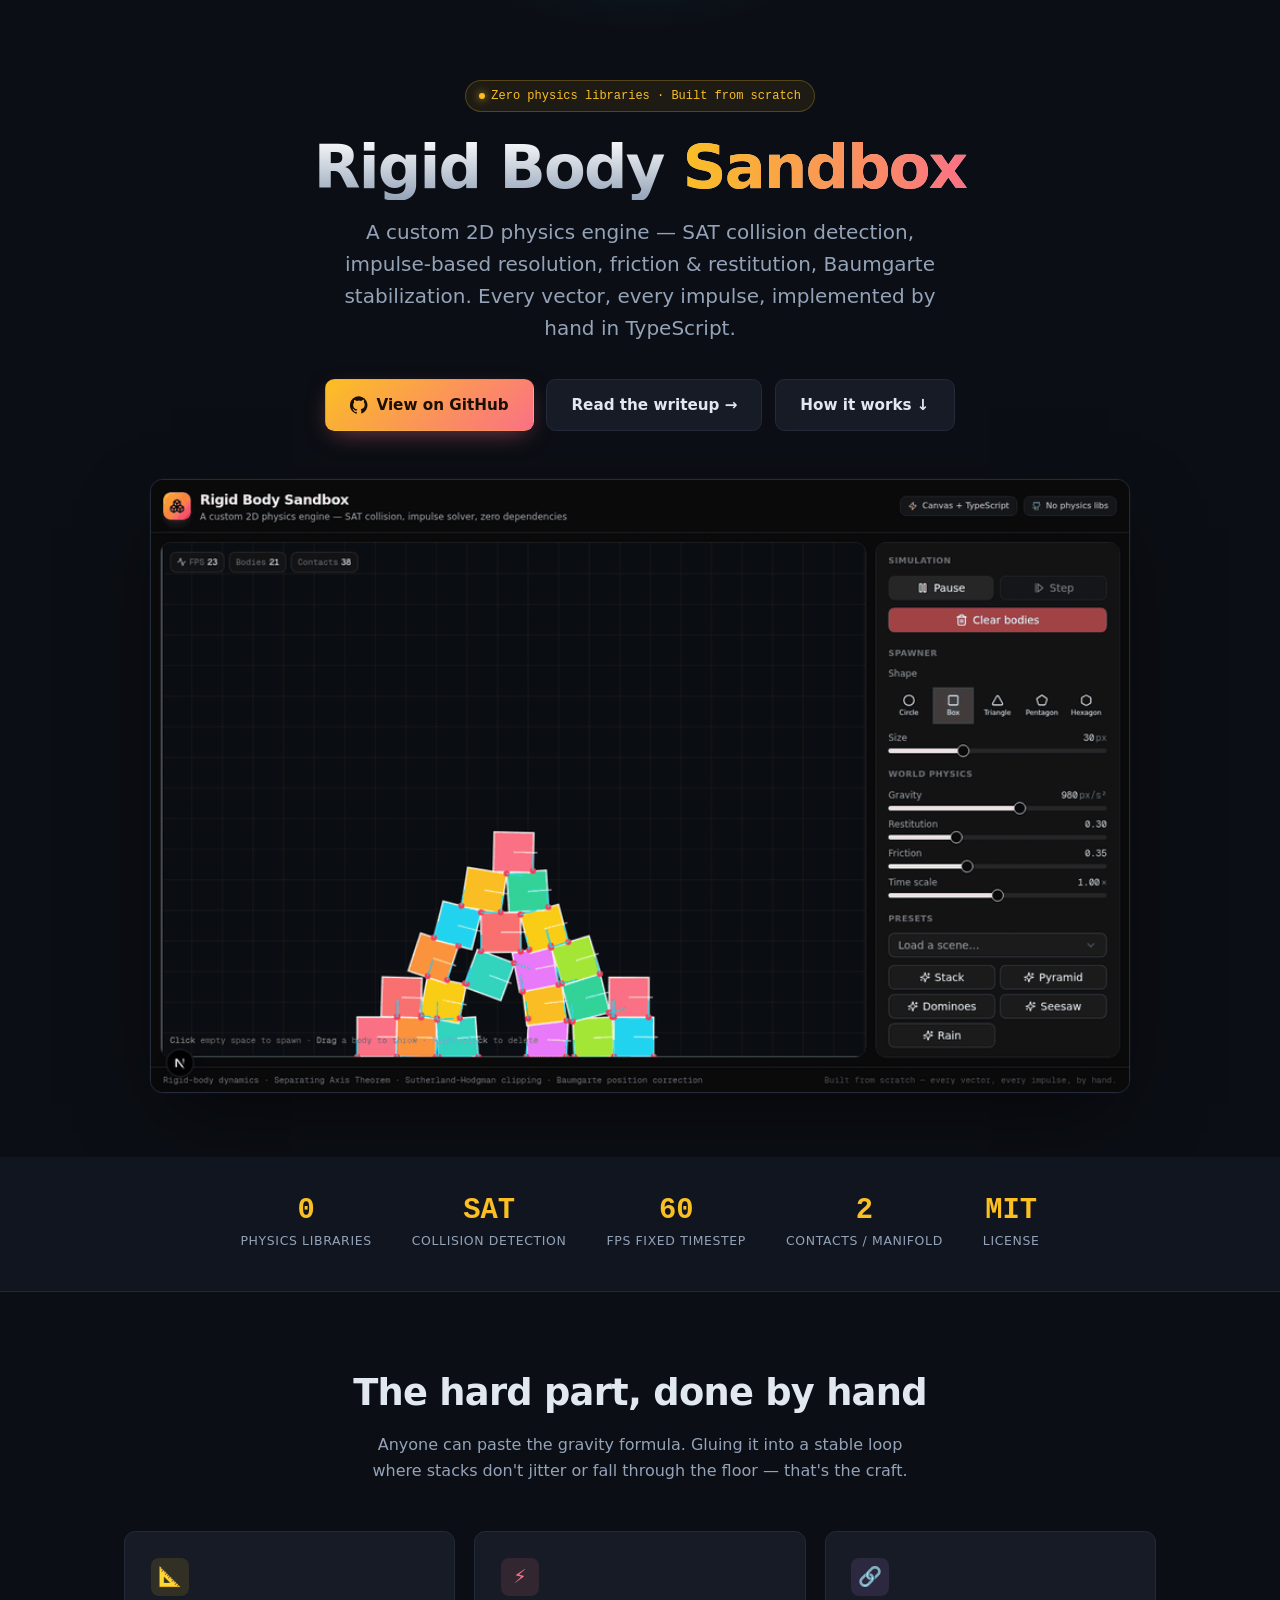
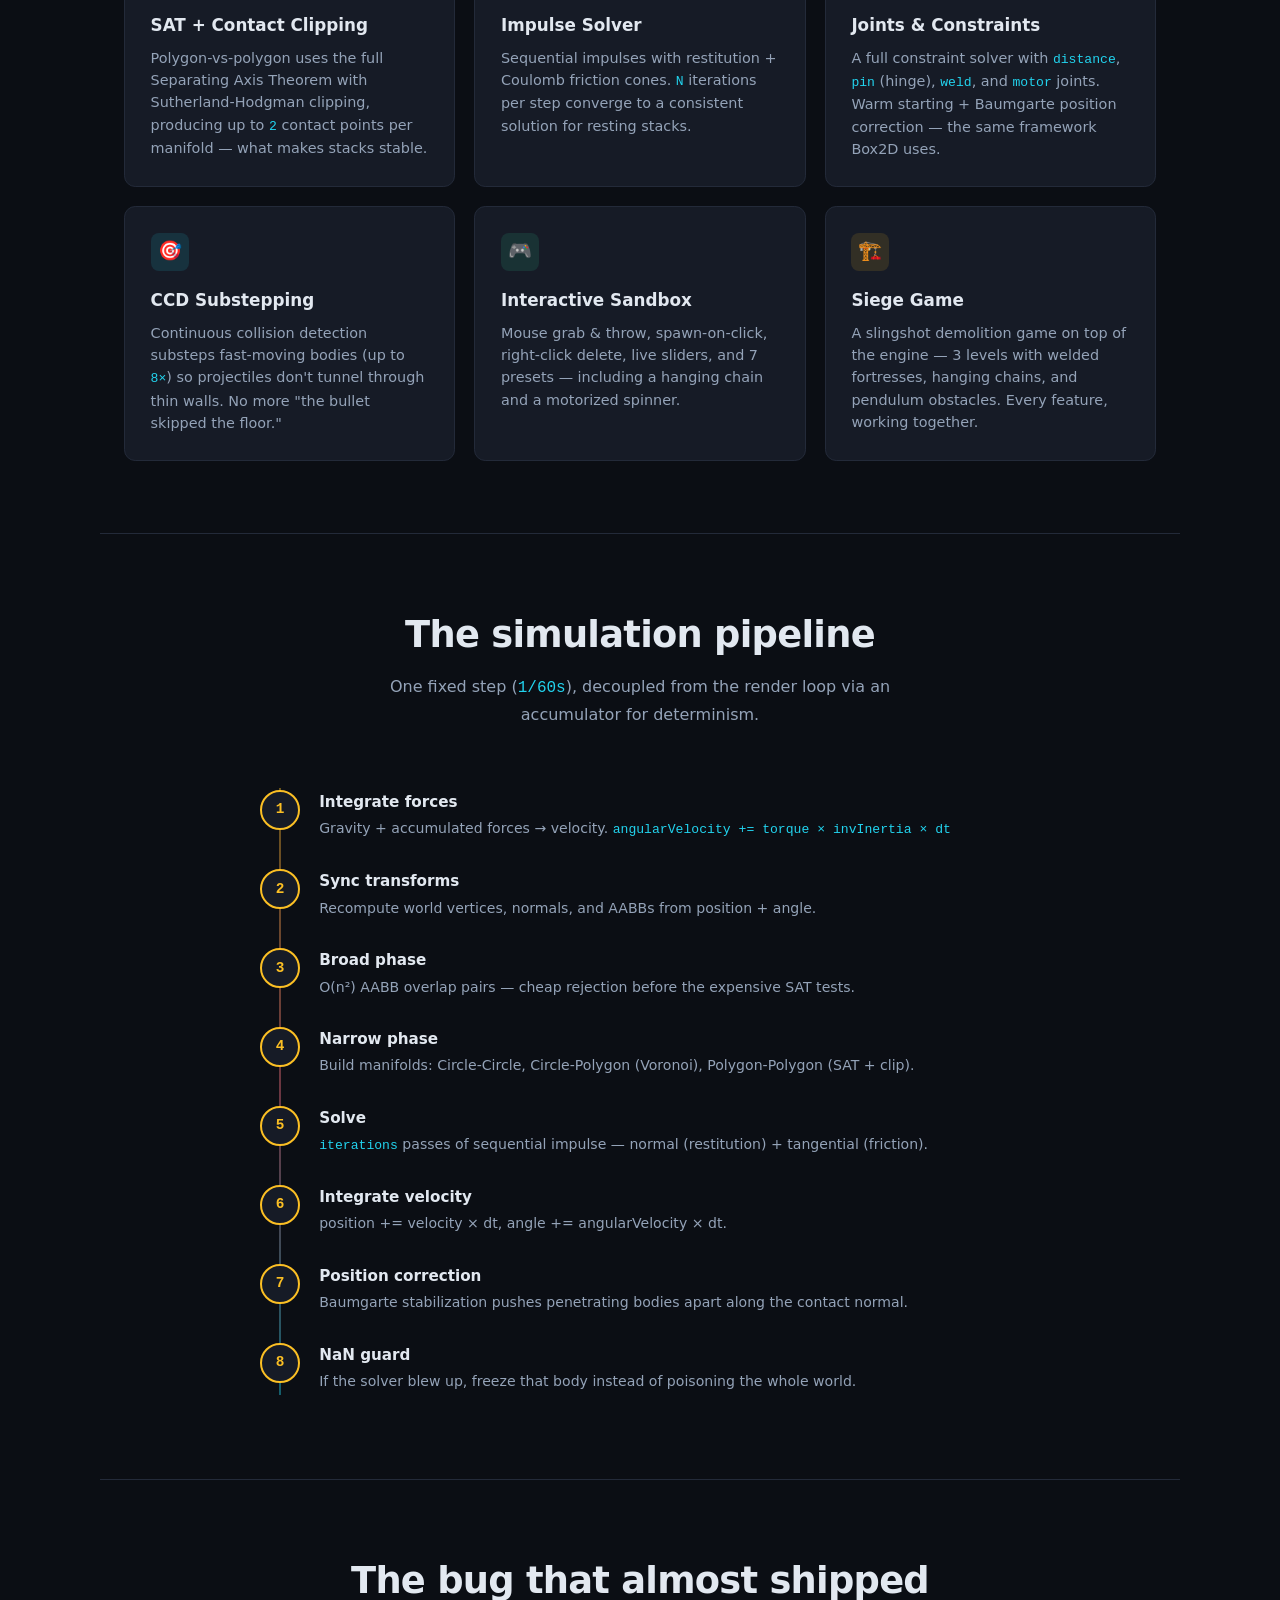
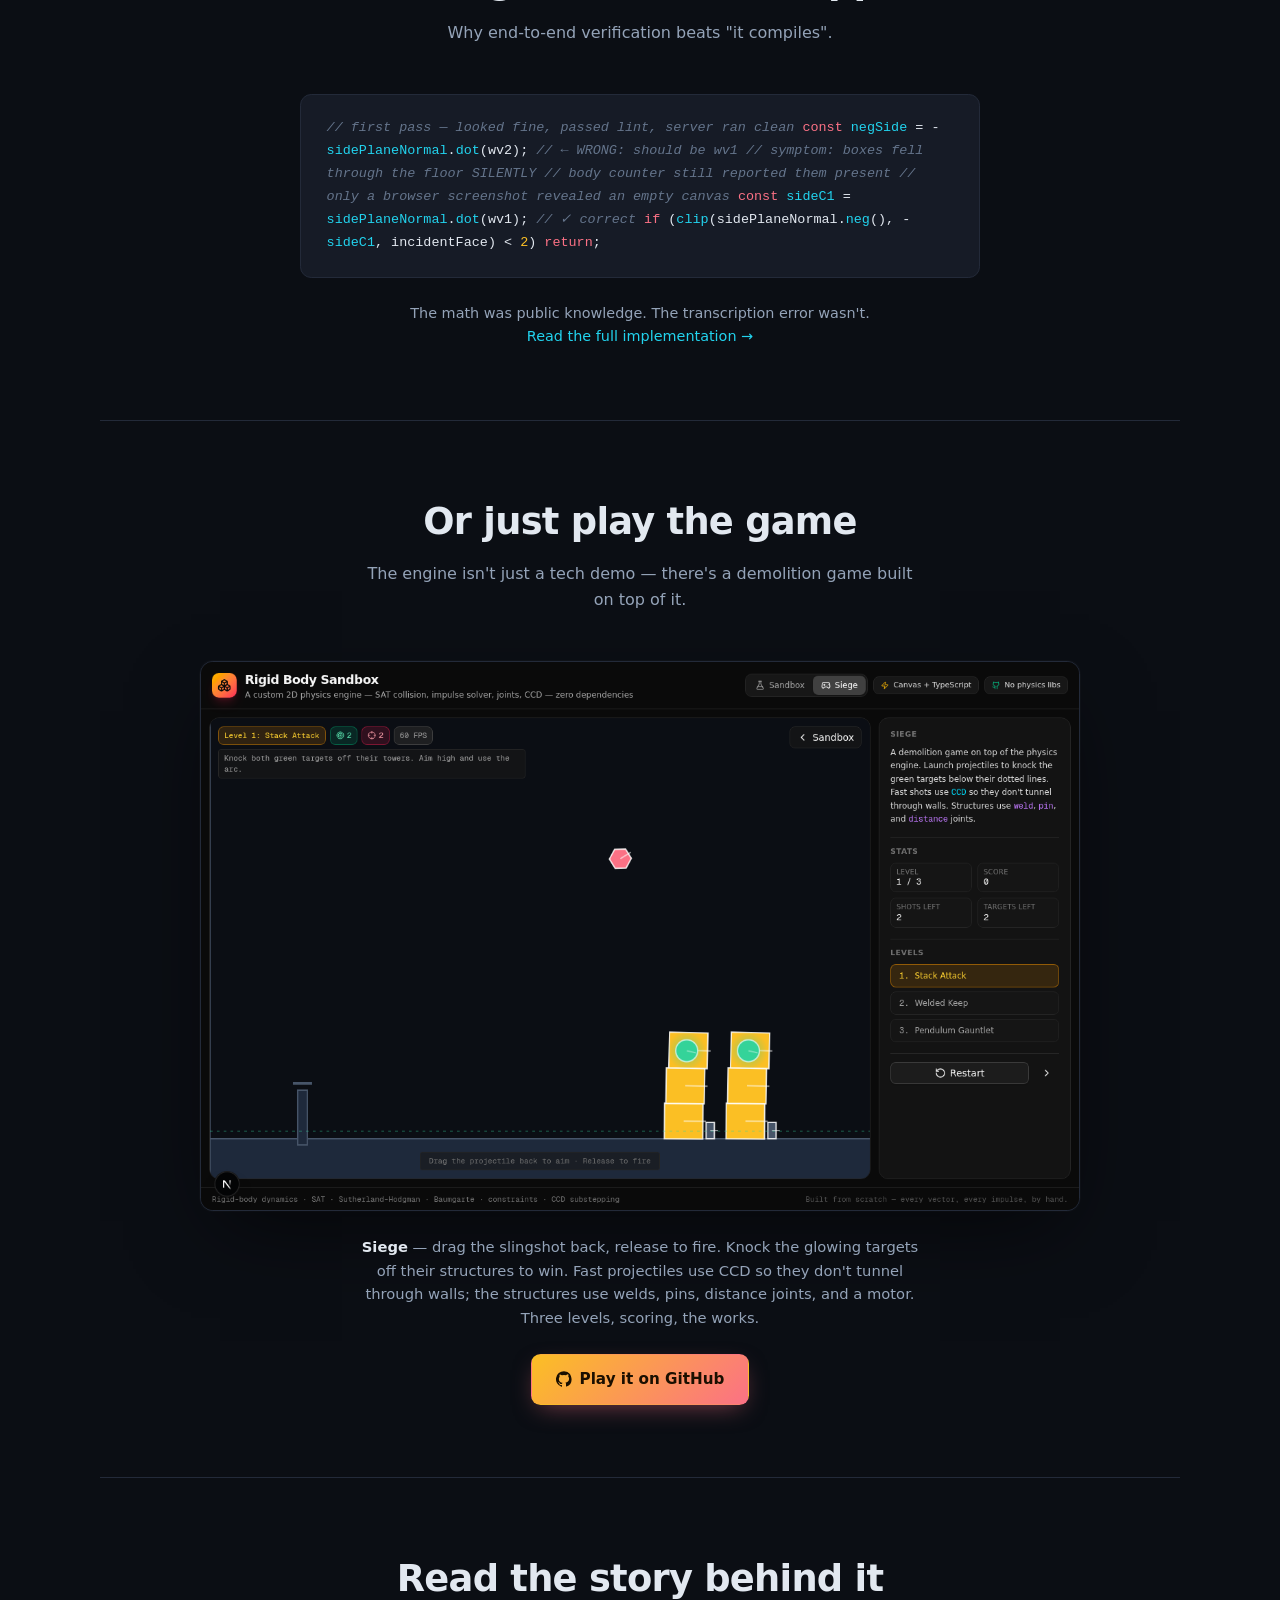
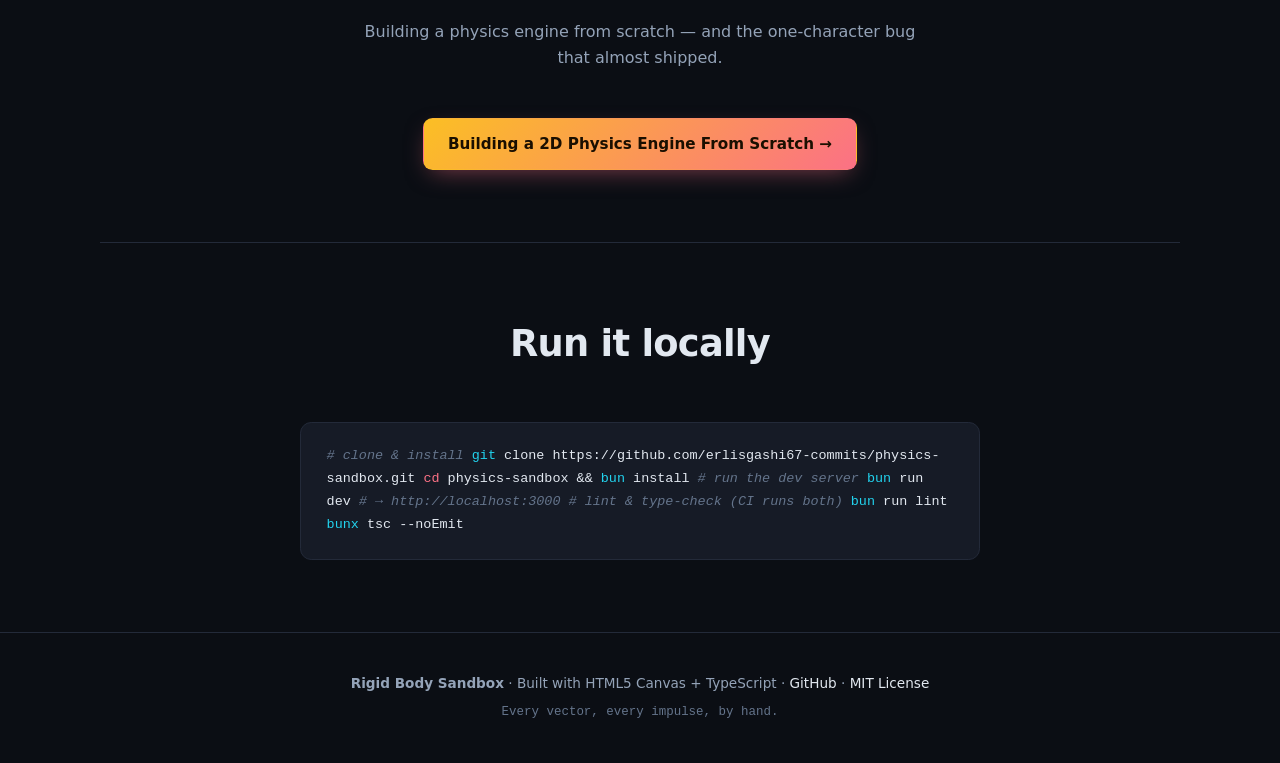
<file: index.html>
<!DOCTYPE html>
<html lang="en">
<head>
<meta charset="UTF-8" />
<meta name="viewport" content="width=device-width, initial-scale=1.0" />
<title>Rigid Body Sandbox — Custom 2D Physics Engine</title>
<meta name="description" content="A from-scratch 2D rigid-body physics engine built with HTML5 Canvas and TypeScript. SAT collision detection, impulse-based resolution, friction, restitution — zero physics libraries." />
<link rel="icon" href="https://z-cdn.chatglm.cn/z-ai/static/logo.svg" />
<style>
  :root {
    --bg: #0b0e14;
    --bg-2: #11151f;
    --card: #161b26;
    --border: #232a39;
    --text: #e2e8f0;
    --muted: #94a3b8;
    --accent: #fbbf24;
    --accent-2: #fb7185;
    --cyan: #22d3ee;
    --green: #34d399;
    --mono: ui-monospace, "SF Mono", Menlo, Consolas, "Liberation Mono", monospace;
    --sans: ui-sans-serif, system-ui, -apple-system, "Segoe UI", Roboto, sans-serif;
  }
  * { box-sizing: border-box; margin: 0; padding: 0; }
  html { scroll-behavior: smooth; }
  body {
    font-family: var(--sans);
    background: var(--bg);
    color: var(--text);
    line-height: 1.6;
    -webkit-font-smoothing: antialiased;
    overflow-x: hidden;
  }
  a { color: var(--cyan); text-decoration: none; }
  a:hover { text-decoration: underline; }

  .hero {
    position: relative;
    padding: 5rem 1.5rem 4rem;
    text-align: center;
    overflow: hidden;
  }
  .hero::before {
    content: "";
    position: absolute;
    inset: -40% -10% auto -10%;
    height: 600px;
    background:
      radial-gradient(ellipse 600px 300px at 30% 20%, rgba(251, 191, 36, 0.12), transparent 60%),
      radial-gradient(ellipse 500px 280px at 75% 30%, rgba(251, 113, 133, 0.10), transparent 60%),
      radial-gradient(ellipse 400px 240px at 50% 60%, rgba(34, 211, 238, 0.08), transparent 60%);
    pointer-events: none;
    z-index: 0;
  }
  .hero > * { position: relative; z-index: 1; }
  .badge {
    display: inline-flex;
    align-items: center;
    gap: 0.4rem;
    font-family: var(--mono);
    font-size: 0.75rem;
    color: var(--accent);
    background: rgba(251, 191, 36, 0.08);
    border: 1px solid rgba(251, 191, 36, 0.25);
    padding: 0.35rem 0.8rem;
    border-radius: 999px;
    margin-bottom: 1.5rem;
  }
  .badge::before {
    content: "";
    width: 6px; height: 6px;
    border-radius: 50%;
    background: var(--accent);
    box-shadow: 0 0 8px var(--accent);
  }
  h1 {
    font-size: clamp(2.2rem, 6vw, 3.8rem);
    font-weight: 800;
    letter-spacing: -0.03em;
    line-height: 1.05;
    margin-bottom: 1rem;
    background: linear-gradient(180deg, #fff 0%, #94a3b8 100%);
    -webkit-background-clip: text;
    background-clip: text;
    -webkit-text-fill-color: transparent;
  }
  .hero h1 .grad {
    background: linear-gradient(90deg, var(--accent), var(--accent-2));
    -webkit-background-clip: text;
    background-clip: text;
    -webkit-text-fill-color: transparent;
  }
  .tagline {
    font-size: clamp(1rem, 2vw, 1.25rem);
    color: var(--muted);
    max-width: 640px;
    margin: 0 auto 2.2rem;
  }
  .cta-row {
    display: flex;
    gap: 0.8rem;
    justify-content: center;
    flex-wrap: wrap;
    margin-bottom: 3rem;
  }
  .btn {
    display: inline-flex;
    align-items: center;
    gap: 0.5rem;
    padding: 0.8rem 1.5rem;
    border-radius: 0.6rem;
    font-weight: 600;
    font-size: 0.95rem;
    transition: all 0.2s;
    border: 1px solid transparent;
  }
  .btn-primary {
    background: linear-gradient(135deg, var(--accent), var(--accent-2));
    color: #1a0f00;
    box-shadow: 0 8px 24px -8px rgba(251, 113, 133, 0.5);
  }
  .btn-primary:hover { transform: translateY(-2px); text-decoration: none; box-shadow: 0 12px 28px -8px rgba(251, 113, 133, 0.6); }
  .btn-ghost {
    background: var(--card);
    color: var(--text);
    border-color: var(--border);
  }
  .btn-ghost:hover { border-color: var(--cyan); text-decoration: none; }

  .demo-frame {
    max-width: 980px;
    margin: 0 auto;
    border-radius: 0.8rem;
    overflow: hidden;
    border: 1px solid var(--border);
    box-shadow: 0 30px 80px -20px rgba(0,0,0,0.6), 0 0 0 1px rgba(255,255,255,0.02);
    background: var(--bg-2);
  }
  .demo-frame img { width: 100%; display: block; }

  .stats {
    display: flex;
    justify-content: center;
    gap: 2.5rem;
    flex-wrap: wrap;
    padding: 2.5rem 1.5rem;
    border-bottom: 1px solid var(--border);
    background: var(--bg-2);
  }
  .stat { text-align: center; }
  .stat .num {
    font-family: var(--mono);
    font-size: 1.8rem;
    font-weight: 700;
    color: var(--accent);
    line-height: 1;
  }
  .stat .lbl { font-size: 0.78rem; color: var(--muted); margin-top: 0.3rem; text-transform: uppercase; letter-spacing: 0.05em; }

  section { padding: 4.5rem 1.5rem; max-width: 1080px; margin: 0 auto; }
  .section-head { text-align: center; margin-bottom: 3rem; }
  .section-head h2 {
    font-size: clamp(1.6rem, 3.5vw, 2.3rem);
    font-weight: 700;
    letter-spacing: -0.02em;
    margin-bottom: 0.6rem;
  }
  .section-head p { color: var(--muted); max-width: 560px; margin: 0 auto; }

  .grid {
    display: grid;
    grid-template-columns: repeat(auto-fit, minmax(280px, 1fr));
    gap: 1.2rem;
  }
  .card {
    background: var(--card);
    border: 1px solid var(--border);
    border-radius: 0.7rem;
    padding: 1.6rem;
    transition: border-color 0.2s, transform 0.2s;
  }
  .card:hover { border-color: var(--accent); transform: translateY(-3px); }
  .card .ico {
    width: 38px; height: 38px;
    border-radius: 0.5rem;
    display: grid; place-items: center;
    margin-bottom: 1rem;
    font-size: 1.2rem;
  }
  .card h3 { font-size: 1.05rem; margin-bottom: 0.5rem; font-weight: 600; }
  .card p { color: var(--muted); font-size: 0.9rem; line-height: 1.55; }
  .card code { font-family: var(--mono); font-size: 0.82rem; color: var(--cyan); }

  .pipeline {
    max-width: 760px;
    margin: 0 auto;
    position: relative;
  }
  .pipeline::before {
    content: "";
    position: absolute;
    left: 19px;
    top: 12px;
    bottom: 12px;
    width: 2px;
    background: linear-gradient(180deg, var(--accent), var(--accent-2), var(--cyan));
    opacity: 0.4;
  }
  .step {
    display: flex;
    gap: 1.2rem;
    padding: 0.9rem 0;
    position: relative;
  }
  .step .dot {
    width: 40px; height: 40px;
    border-radius: 50%;
    background: var(--card);
    border: 2px solid var(--accent);
    display: grid; place-items: center;
    font-family: var(--mono);
    font-weight: 700;
    font-size: 0.9rem;
    color: var(--accent);
    flex-shrink: 0;
    z-index: 1;
  }
  .step .body h4 { font-size: 0.95rem; margin-bottom: 0.2rem; }
  .step .body p { color: var(--muted); font-size: 0.88rem; }
  .step .body code { font-family: var(--mono); color: var(--cyan); font-size: 0.82rem; }

  .codeblock {
    background: var(--card);
    border: 1px solid var(--border);
    border-radius: 0.7rem;
    padding: 1.4rem 1.6rem;
    font-family: var(--mono);
    font-size: 0.84rem;
    line-height: 1.7;
    overflow-x: auto;
    max-width: 680px;
    margin: 0 auto;
  }
  .codeblock .c-kw { color: var(--accent-2); }
  .codeblock .c-fn { color: var(--cyan); }
  .codeblock .c-str { color: var(--green); }
  .codeblock .c-com { color: #64748b; font-style: italic; }
  .codeblock .c-num { color: var(--accent); }

  footer {
    border-top: 1px solid var(--border);
    padding: 2.5rem 1.5rem;
    text-align: center;
    color: var(--muted);
    font-size: 0.85rem;
  }
  footer a { color: var(--text); }

  @media (max-width: 600px) {
    .hero { padding: 3rem 1rem 2.5rem; }
    section { padding: 3rem 1rem; }
    .stats { gap: 1.5rem; }
  }
</style>
</head>
<body>

<header class="hero">
  <span class="badge">Zero physics libraries · Built from scratch</span>
  <h1>Rigid Body <span class="grad">Sandbox</span></h1>
  <p class="tagline">
    A custom 2D physics engine — SAT collision detection, impulse-based
    resolution, friction &amp; restitution, Baumgarte stabilization.
    Every vector, every impulse, implemented by hand in TypeScript.
  </p>
  <div class="cta-row">
    <a class="btn btn-primary" href="https://github.com/erlisgashi67-commits/physics-sandbox">
      <svg width="18" height="18" viewBox="0 0 24 24" fill="currentColor"><path d="M12 .3a12 12 0 0 0-3.8 23.4c.6.1.8-.3.8-.6v-2c-3.3.7-4-1.6-4-1.6-.6-1.4-1.4-1.8-1.4-1.8-1-.7.1-.7.1-.7 1.2.1 1.9 1.2 1.9 1.2 1 1.8 2.8 1.3 3.5 1 .1-.8.4-1.3.7-1.6-2.7-.3-5.5-1.3-5.5-6 0-1.2.5-2.3 1.3-3.1-.2-.4-.6-1.6 0-3.2 0 0 1-.3 3.4 1.2a11.5 11.5 0 0 1 6 0C17.3 4.7 18.3 5 18.3 5c.7 1.6.2 2.8 0 3.2.9.8 1.3 1.9 1.3 3.1 0 4.6-2.8 5.7-5.5 6 .5.4.9 1 .9 2.2v3.3c0 .3.2.7.8.6A12 12 0 0 0 12 .3"/></svg>
      View on GitHub
    </a>
    <a class="btn btn-ghost" href="blog.html">
      Read the writeup →
    </a>
    <a class="btn btn-ghost" href="#how-it-works">
      How it works ↓
    </a>
  </div>
  <div class="demo-frame">
    <img src="demo.gif" alt="Animated demo: a 21-box pyramid forming and settling, then shown with AABB debug overlays" />
  </div>
</header>

<div class="stats">
  <div class="stat"><div class="num">0</div><div class="lbl">Physics libraries</div></div>
  <div class="stat"><div class="num">SAT</div><div class="lbl">Collision detection</div></div>
  <div class="stat"><div class="num">60</div><div class="lbl">FPS fixed timestep</div></div>
  <div class="stat"><div class="num">2</div><div class="lbl">Contacts / manifold</div></div>
  <div class="stat"><div class="num">MIT</div><div class="lbl">License</div></div>
</div>

<section>
  <div class="section-head">
    <h2>The hard part, done by hand</h2>
    <p>Anyone can paste the gravity formula. Gluing it into a stable loop where stacks don't jitter or fall through the floor — that's the craft.</p>
  </div>
  <div class="grid">
    <div class="card">
      <div class="ico" style="background:rgba(251,191,36,0.12);color:var(--accent)">📐</div>
      <h3>SAT + Contact Clipping</h3>
      <p>Polygon-vs-polygon uses the full Separating Axis Theorem with Sutherland-Hodgman clipping, producing up to <code>2</code> contact points per manifold — what makes stacks stable.</p>
    </div>
    <div class="card">
      <div class="ico" style="background:rgba(251,113,133,0.12);color:var(--accent-2)">⚡</div>
      <h3>Impulse Solver</h3>
      <p>Sequential impulses with restitution + Coulomb friction cones. <code>N</code> iterations per step converge to a consistent solution for resting stacks.</p>
    </div>
    <div class="card">
      <div class="ico" style="background:rgba(192,132,252,0.12);color:#c084fc">🔗</div>
      <h3>Joints &amp; Constraints</h3>
      <p>A full constraint solver with <code>distance</code>, <code>pin</code> (hinge), <code>weld</code>, and <code>motor</code> joints. Warm starting + Baumgarte position correction — the same framework Box2D uses.</p>
    </div>
    <div class="card">
      <div class="ico" style="background:rgba(34,211,238,0.12);color:var(--cyan)">🎯</div>
      <h3>CCD Substepping</h3>
      <p>Continuous collision detection substeps fast-moving bodies (up to <code>8×</code>) so projectiles don't tunnel through thin walls. No more "the bullet skipped the floor."</p>
    </div>
    <div class="card">
      <div class="ico" style="background:rgba(52,211,153,0.12);color:var(--green)">🎮</div>
      <h3>Interactive Sandbox</h3>
      <p>Mouse grab &amp; throw, spawn-on-click, right-click delete, live sliders, and 7 presets — including a hanging chain and a motorized spinner.</p>
    </div>
    <div class="card">
      <div class="ico" style="background:rgba(251,191,36,0.12);color:var(--accent)">🏗️</div>
      <h3>Siege Game</h3>
      <p>A slingshot demolition game on top of the engine — 3 levels with welded fortresses, hanging chains, and pendulum obstacles. Every feature, working together.</p>
    </div>
  </div>
</section>

<section id="how-it-works" style="border-top:1px solid var(--border)">
  <div class="section-head">
    <h2>The simulation pipeline</h2>
    <p>One fixed step (<code style="font-family:var(--mono);color:var(--cyan)">1/60s</code>), decoupled from the render loop via an accumulator for determinism.</p>
  </div>
  <div class="pipeline">
    <div class="step"><div class="dot">1</div><div class="body"><h4>Integrate forces</h4><p>Gravity + accumulated forces → velocity. <code>angularVelocity += torque × invInertia × dt</code></p></div></div>
    <div class="step"><div class="dot">2</div><div class="body"><h4>Sync transforms</h4><p>Recompute world vertices, normals, and AABBs from position + angle.</p></div></div>
    <div class="step"><div class="dot">3</div><div class="body"><h4>Broad phase</h4><p>O(n²) AABB overlap pairs — cheap rejection before the expensive SAT tests.</p></div></div>
    <div class="step"><div class="dot">4</div><div class="body"><h4>Narrow phase</h4><p>Build manifolds: Circle-Circle, Circle-Polygon (Voronoi), Polygon-Polygon (SAT + clip).</p></div></div>
    <div class="step"><div class="dot">5</div><div class="body"><h4>Solve</h4><p><code>iterations</code> passes of sequential impulse — normal (restitution) + tangential (friction).</p></div></div>
    <div class="step"><div class="dot">6</div><div class="body"><h4>Integrate velocity</h4><p>position += velocity × dt, angle += angularVelocity × dt.</p></div></div>
    <div class="step"><div class="dot">7</div><div class="body"><h4>Position correction</h4><p>Baumgarte stabilization pushes penetrating bodies apart along the contact normal.</p></div></div>
    <div class="step"><div class="dot">8</div><div class="body"><h4>NaN guard</h4><p>If the solver blew up, freeze that body instead of poisoning the whole world.</p></div></div>
  </div>
</section>

<section style="border-top:1px solid var(--border)">
  <div class="section-head">
    <h2>The bug that almost shipped</h2>
    <p>Why end-to-end verification beats "it compiles".</p>
  </div>
  <div class="codeblock">
<span class="c-com">// first pass — looked fine, passed lint, server ran clean</span>
<span class="c-kw">const</span> <span class="c-fn">negSide</span> = -<span class="c-fn">sidePlaneNormal</span>.<span class="c-fn">dot</span>(wv2);  <span class="c-com">// ← WRONG: should be wv1</span>

<span class="c-com">// symptom: boxes fell through the floor SILENTLY</span>
<span class="c-com">// body counter still reported them present</span>
<span class="c-com">// only a browser screenshot revealed an empty canvas</span>

<span class="c-kw">const</span> <span class="c-fn">sideC1</span> = <span class="c-fn">sidePlaneNormal</span>.<span class="c-fn">dot</span>(wv1);  <span class="c-com">// ✓ correct</span>
<span class="c-kw">if</span> (<span class="c-fn">clip</span>(sidePlaneNormal.<span class="c-fn">neg</span>(), -<span class="c-fn">sideC1</span>, incidentFace) &lt; <span class="c-num">2</span>) <span class="c-kw">return</span>;
  </div>
  <p style="text-align:center;color:var(--muted);margin-top:1.5rem;font-size:0.9rem;">
    The math was public knowledge. The transcription error wasn't.<br>
    <a href="https://github.com/erlisgashi67-commits/physics-sandbox/blob/main/src/lib/physics/manifold.ts">Read the full implementation →</a>
  </p>
</section>

<section style="border-top:1px solid var(--border);text-align:center;">
  <div class="section-head">
    <h2>Or just play the game</h2>
    <p>The engine isn't just a tech demo — there's a demolition game built on top of it.</p>
  </div>
  <div class="demo-frame" style="max-width:880px;margin-bottom:1.5rem;">
    <img src="siege.png" alt="Siege game: a slingshot projectile mid-flight toward a tower of boxes with a glowing green target" />
  </div>
  <p style="color:var(--muted);max-width:560px;margin:0 auto 1.5rem;font-size:0.92rem;">
    <strong style="color:var(--text);">Siege</strong> — drag the slingshot back, release to fire.
    Knock the glowing targets off their structures to win. Fast projectiles use CCD so they
    don't tunnel through walls; the structures use welds, pins, distance joints, and a motor.
    Three levels, scoring, the works.
  </p>
  <a class="btn btn-primary" href="https://github.com/erlisgashi67-commits/physics-sandbox">
    <svg width="16" height="16" viewBox="0 0 24 24" fill="currentColor"><path d="M12 .3a12 12 0 0 0-3.8 23.4c.6.1.8-.3.8-.6v-2c-3.3.7-4-1.6-4-1.6-.6-1.4-1.4-1.8-1.4-1.8-1-.7.1-.7.1-.7 1.2.1 1.9 1.2 1.9 1.2 1 1.8 2.8 1.3 3.5 1 .1-.8.4-1.3.7-1.6-2.7-.3-5.5-1.3-5.5-6 0-1.2.5-2.3 1.3-3.1-.2-.4-.6-1.6 0-3.2 0 0 1-.3 3.4 1.2a11.5 11.5 0 0 1 6 0C17.3 4.7 18.3 5 18.3 5c.7 1.6.2 2.8 0 3.2.9.8 1.3 1.9 1.3 3.1 0 4.6-2.8 5.7-5.5 6 .5.4.9 1 .9 2.2v3.3c0 .3.2.7.8.6A12 12 0 0 0 12 .3"/></svg>
    Play it on GitHub
  </a>
</section>

<section style="border-top:1px solid var(--border);text-align:center;">
  <div class="section-head">
    <h2>Read the story behind it</h2>
    <p>Building a physics engine from scratch — and the one-character bug that almost shipped.</p>
  </div>
  <a class="btn btn-primary" href="blog.html">
    Building a 2D Physics Engine From Scratch →
  </a>
</section>

<section style="border-top:1px solid var(--border);text-align:center;">
  <div class="section-head">
    <h2>Run it locally</h2>
  </div>
  <div class="codeblock" style="text-align:left;">
<span class="c-com"># clone &amp; install</span>
<span class="c-fn">git</span> clone https://github.com/erlisgashi67-commits/physics-sandbox.git
<span class="c-kw">cd</span> physics-sandbox && <span class="c-fn">bun</span> install

<span class="c-com"># run the dev server</span>
<span class="c-fn">bun</span> run dev    <span class="c-com"># → http://localhost:3000</span>

<span class="c-com"># lint &amp; type-check (CI runs both)</span>
<span class="c-fn">bun</span> run lint
<span class="c-fn">bunx</span> tsc --noEmit
  </div>
</section>

<footer>
  <p>
    <strong>Rigid Body Sandbox</strong> · Built with HTML5 Canvas + TypeScript ·
    <a href="https://github.com/erlisgashi67-commits/physics-sandbox">GitHub</a> ·
    <a href="https://github.com/erlisgashi67-commits/physics-sandbox/blob/main/LICENSE">MIT License</a>
  </p>
  <p style="margin-top:0.5rem;color:#64748b;font-family:var(--mono);font-size:0.78rem;">
    Every vector, every impulse, by hand.
  </p>
</footer>

</body>
</html>
</file>
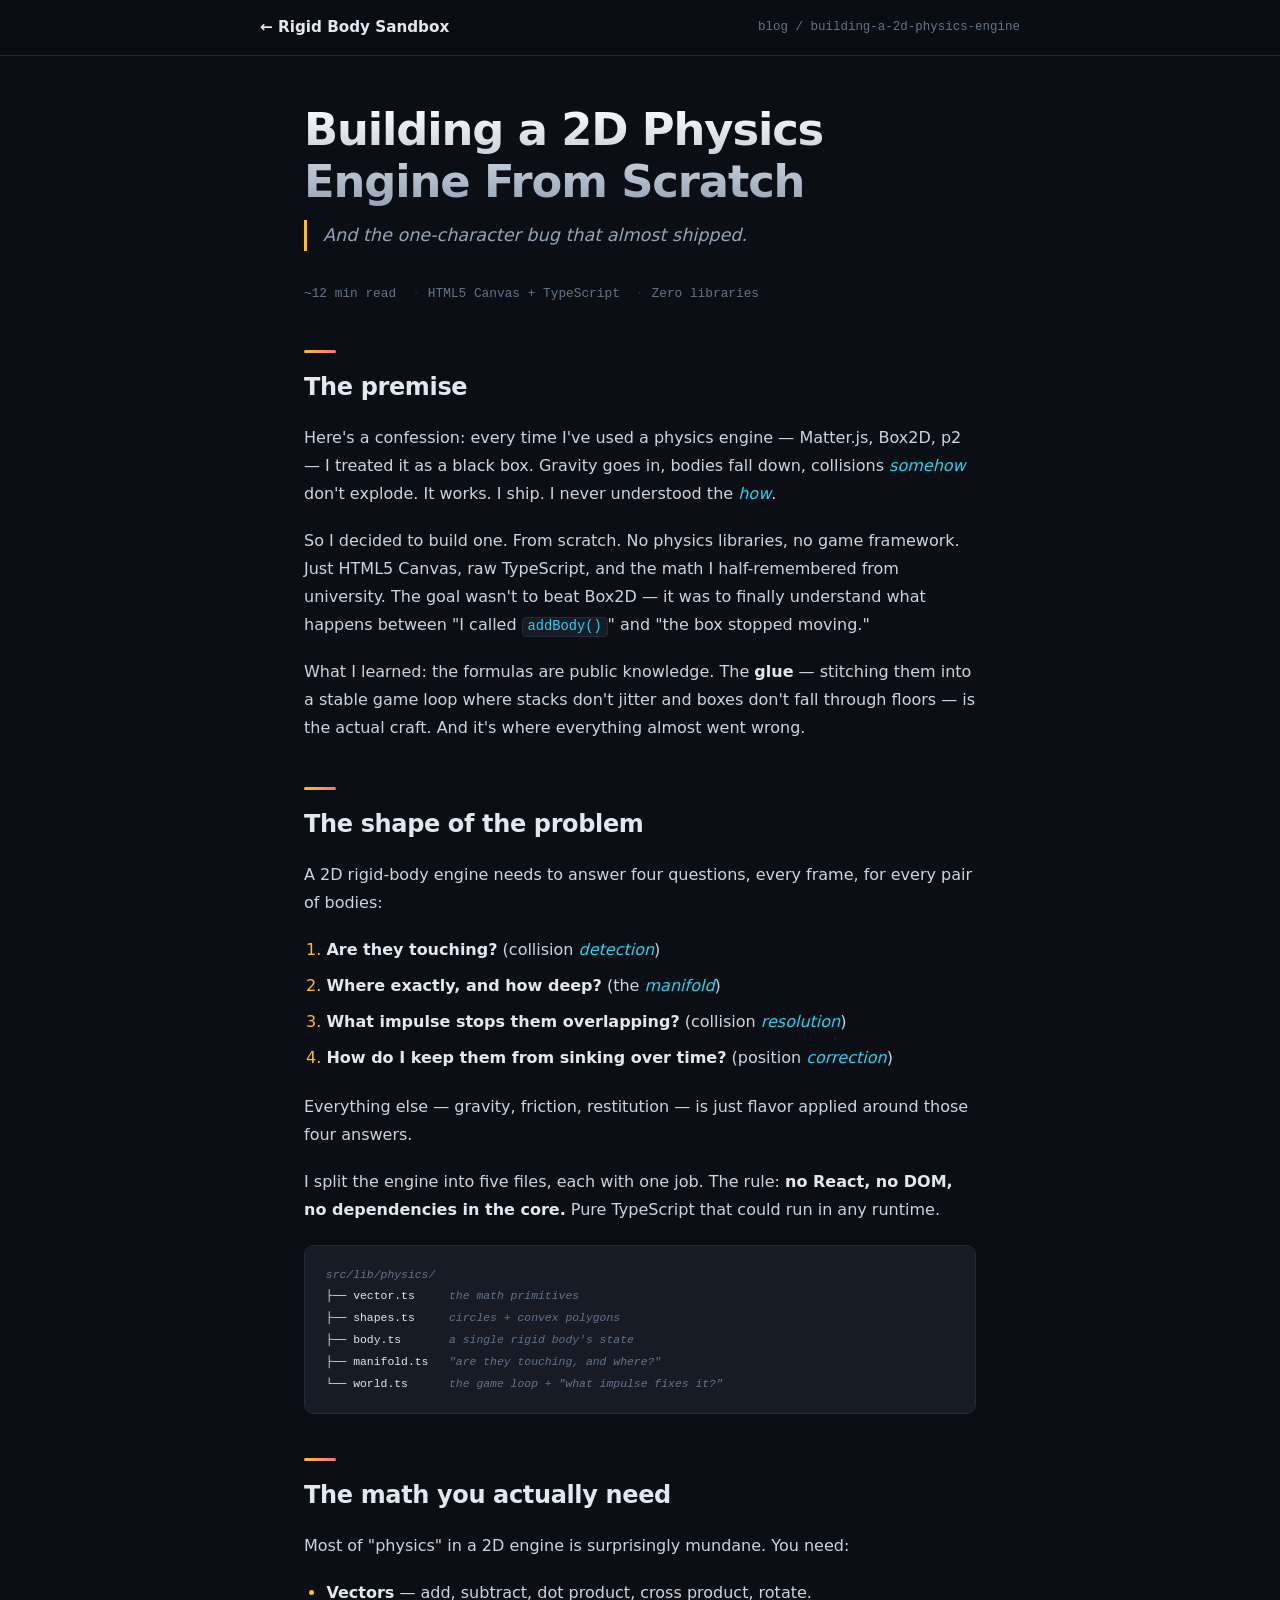
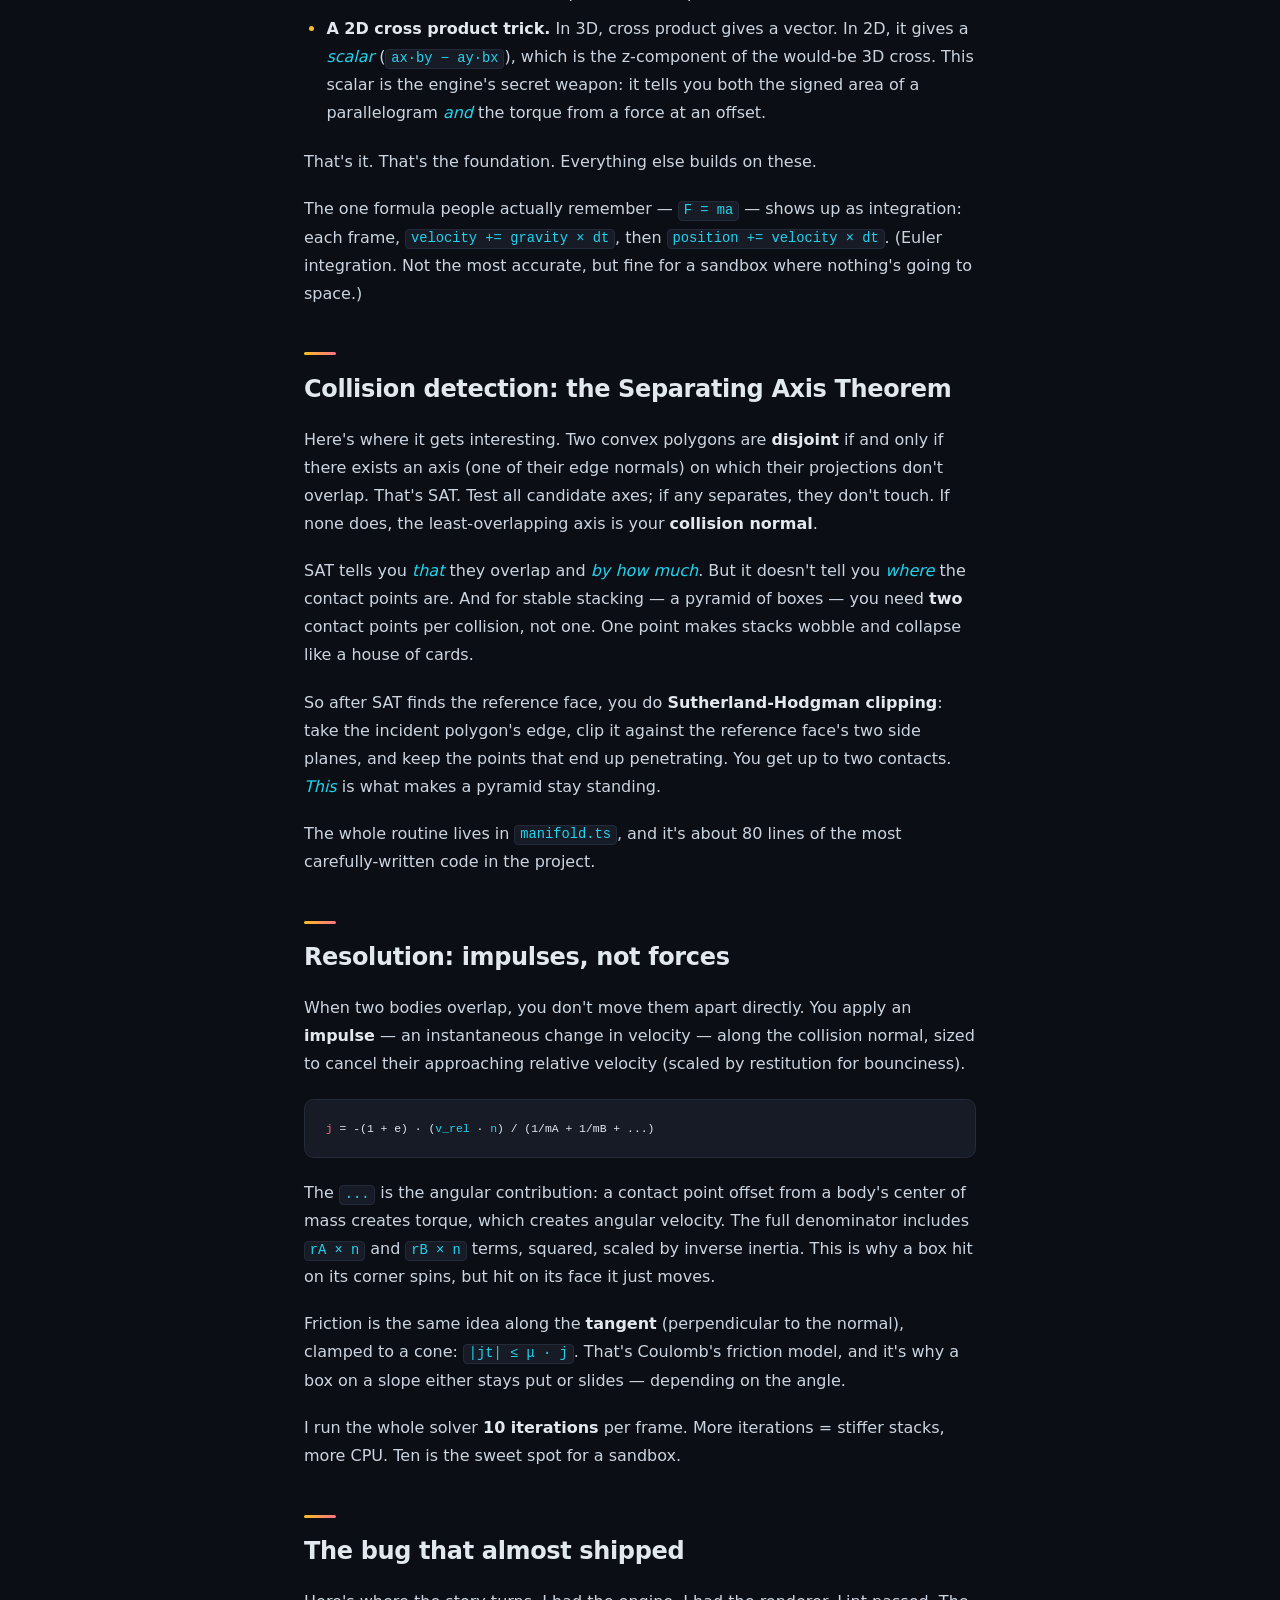
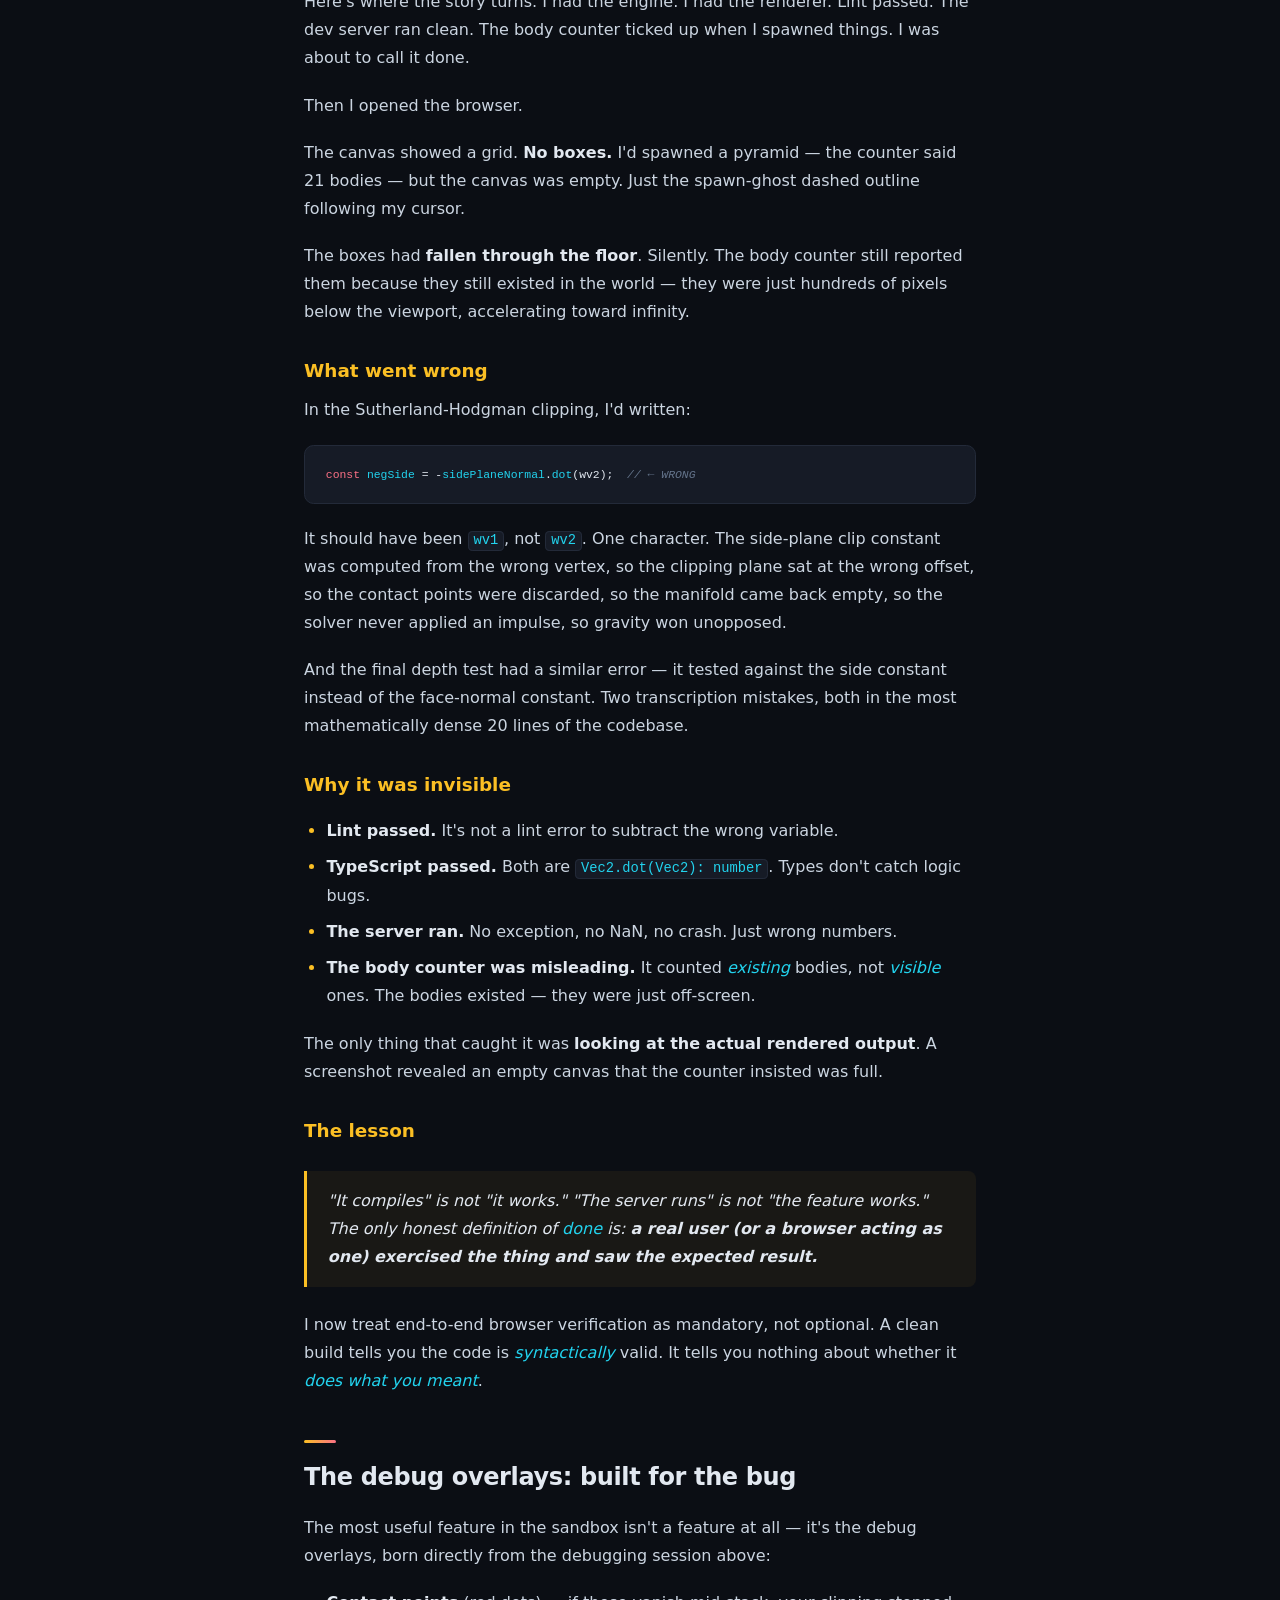
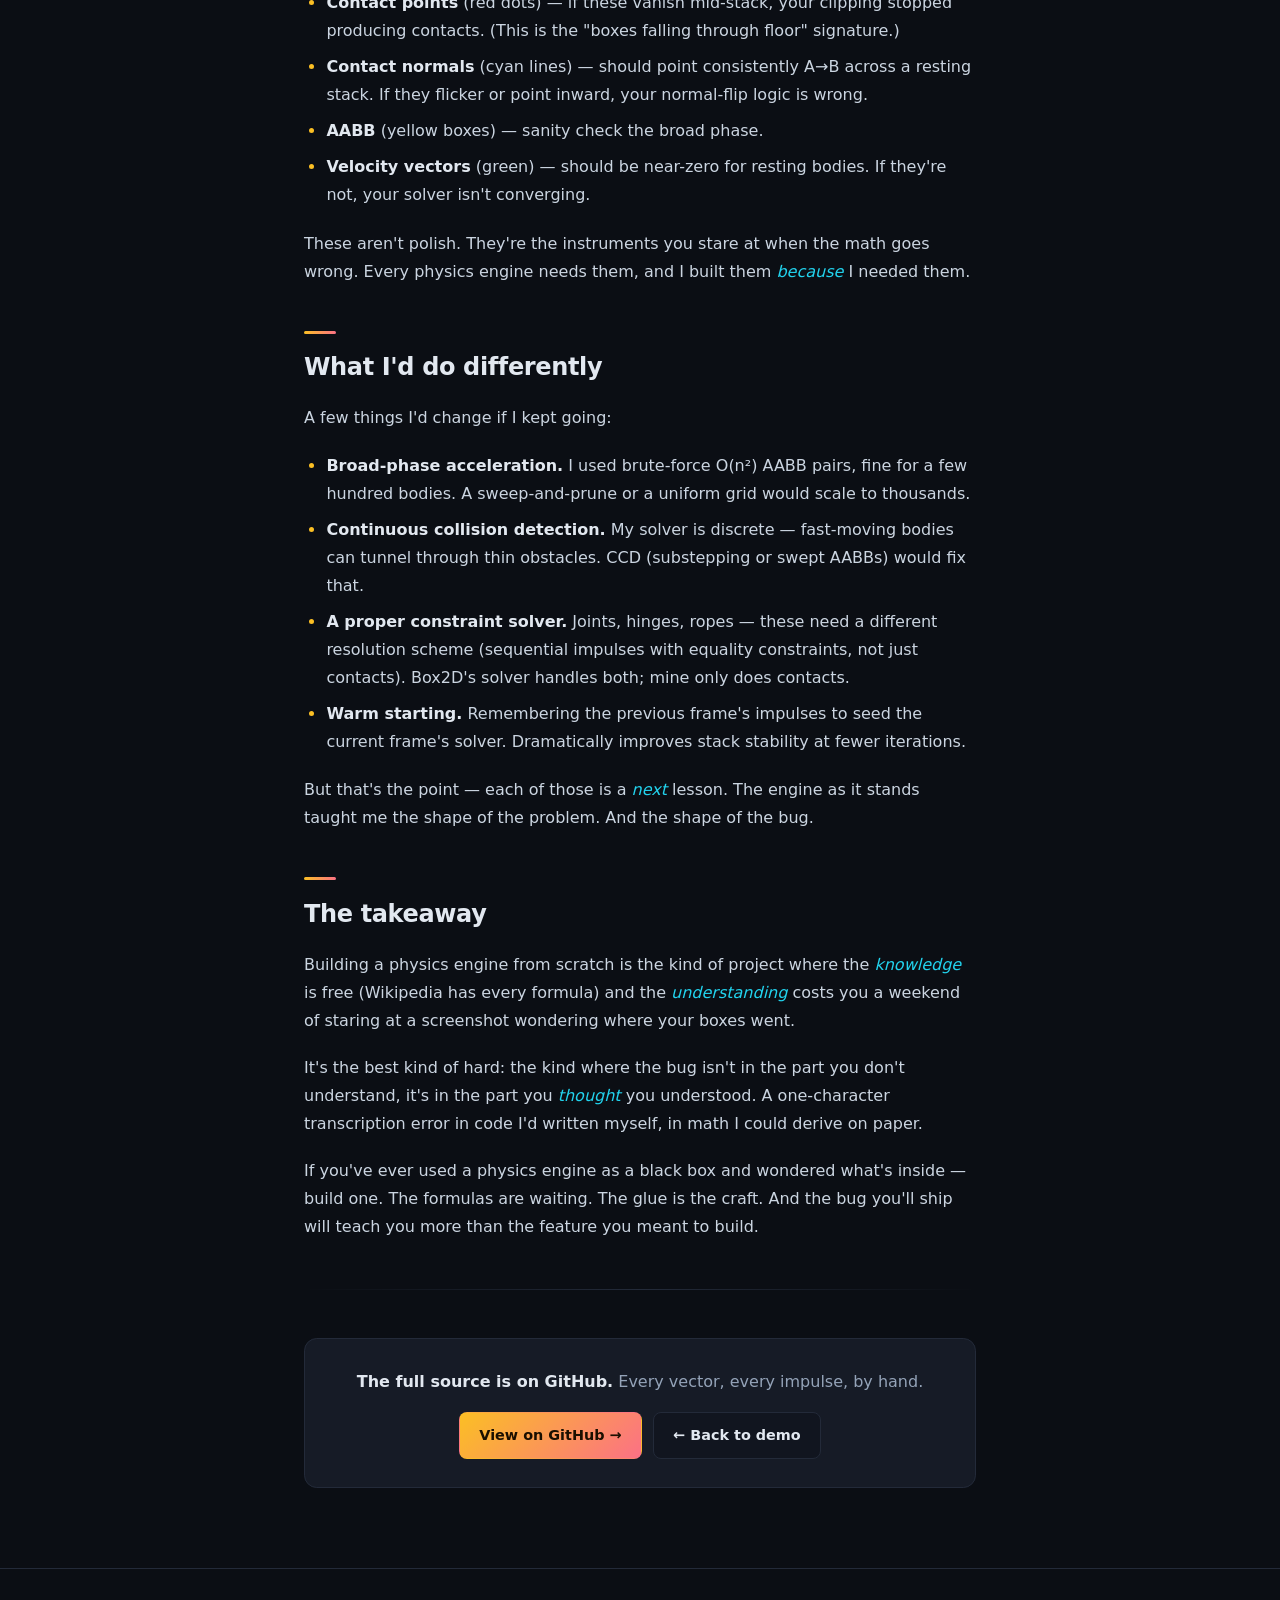
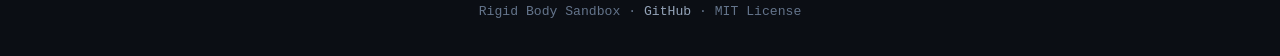
<file: blog.html>
<!DOCTYPE html>
<html lang="en">
<head>
<meta charset="UTF-8" />
<meta name="viewport" content="width=device-width, initial-scale=1.0" />
<title>Building a 2D Physics Engine From Scratch — Rigid Body Sandbox</title>
<meta name="description" content="How I built a rigid-body physics engine with HTML5 Canvas and TypeScript — zero libraries — and the one-character bug that almost shipped." />
<link rel="icon" href="https://z-cdn.chatglm.cn/z-ai/static/logo.svg" />
<style>
  :root {
    --bg: #0b0e14;
    --bg-2: #11151f;
    --card: #161b26;
    --border: #232a39;
    --text: #e2e8f0;
    --muted: #94a3b8;
    --muted-2: #64748b;
    --accent: #fbbf24;
    --accent-2: #fb7185;
    --cyan: #22d3ee;
    --green: #34d399;
    --mono: ui-monospace, "SF Mono", Menlo, Consolas, "Liberation Mono", monospace;
    --sans: ui-sans-serif, system-ui, -apple-system, "Segoe UI", Roboto, sans-serif;
    --serif: ui-serif, Georgia, Cambria, "Times New Roman", serif;
  }
  * { box-sizing: border-box; margin: 0; padding: 0; }
  html { scroll-behavior: smooth; }
  body {
    font-family: var(--sans);
    background: var(--bg);
    color: var(--text);
    line-height: 1.75;
    -webkit-font-smoothing: antialiased;
  }
  a { color: var(--cyan); text-decoration: none; }
  a:hover { text-decoration: underline; }

  .topbar {
    position: sticky;
    top: 0;
    z-index: 10;
    background: rgba(11, 14, 20, 0.85);
    backdrop-filter: blur(12px);
    border-bottom: 1px solid var(--border);
    padding: 0.9rem 1.5rem;
  }
  .topbar-inner {
    max-width: 760px;
    margin: 0 auto;
    display: flex;
    align-items: center;
    justify-content: space-between;
    gap: 1rem;
  }
  .topbar a.home {
    display: inline-flex;
    align-items: center;
    gap: 0.5rem;
    color: var(--text);
    font-weight: 600;
    font-size: 0.95rem;
  }
  .topbar a.home:hover { color: var(--accent); text-decoration: none; }
  .topbar .meta {
    font-family: var(--mono);
    font-size: 0.78rem;
    color: var(--muted-2);
  }

  article {
    max-width: 720px;
    margin: 0 auto;
    padding: 3rem 1.5rem 5rem;
  }

  article h1 {
    font-size: clamp(1.9rem, 4.5vw, 2.8rem);
    font-weight: 800;
    letter-spacing: -0.025em;
    line-height: 1.15;
    margin-bottom: 0.8rem;
    background: linear-gradient(180deg, #fff 0%, #94a3b8 100%);
    -webkit-background-clip: text;
    background-clip: text;
    -webkit-text-fill-color: transparent;
  }
  article .lede {
    font-size: 1.1rem;
    color: var(--muted);
    margin-bottom: 2rem;
    font-style: italic;
    border-left: 3px solid var(--accent);
    padding-left: 1rem;
  }
  article .dateline {
    font-family: var(--mono);
    font-size: 0.8rem;
    color: var(--muted-2);
    margin-bottom: 2.5rem;
    display: flex;
    gap: 1rem;
    flex-wrap: wrap;
  }
  article .dateline span::before { content: "·"; margin-right: 0.5rem; color: var(--border); }
  article .dateline span:first-child::before { content: ""; margin: 0; }

  article h2 {
    font-size: 1.5rem;
    font-weight: 700;
    letter-spacing: -0.015em;
    margin: 2.8rem 0 1rem;
    color: var(--text);
  }
  article h2::before {
    content: "";
    display: block;
    width: 32px;
    height: 3px;
    background: linear-gradient(90deg, var(--accent), var(--accent-2));
    margin-bottom: 0.8rem;
    border-radius: 2px;
  }
  article h3 {
    font-size: 1.15rem;
    font-weight: 600;
    margin: 1.8rem 0 0.6rem;
    color: var(--accent);
  }
  article p {
    margin-bottom: 1.2rem;
    color: #cbd5e1;
  }
  article strong { color: var(--text); font-weight: 600; }
  article em { color: var(--cyan); font-style: italic; }
  article code {
    font-family: var(--mono);
    font-size: 0.86em;
    background: var(--card);
    border: 1px solid var(--border);
    padding: 0.1em 0.35em;
    border-radius: 0.3em;
    color: var(--cyan);
  }
  article pre {
    background: var(--card);
    border: 1px solid var(--border);
    border-radius: 0.6rem;
    padding: 1.1rem 1.3rem;
    overflow-x: auto;
    margin: 1.3rem 0;
    font-family: var(--mono);
    font-size: 0.83rem;
    line-height: 1.65;
  }
  article pre code {
    background: none;
    border: none;
    padding: 0;
    color: var(--text);
  }
  article pre .c-com { color: var(--muted-2); font-style: italic; }
  article pre .c-kw { color: var(--accent-2); }
  article pre .c-fn { color: var(--cyan); }
  article pre .c-str { color: var(--green); }

  article blockquote {
    border-left: 3px solid var(--accent);
    background: rgba(251, 191, 36, 0.06);
    padding: 1rem 1.3rem;
    margin: 1.5rem 0;
    border-radius: 0 0.5rem 0.5rem 0;
    color: var(--text);
    font-style: italic;
  }
  article blockquote p { margin: 0; color: var(--text); }

  article ul, article ol {
    margin: 1rem 0 1.3rem 1.4rem;
    color: #cbd5e1;
  }
  article li { margin-bottom: 0.5rem; }
  article li::marker { color: var(--accent); }

  article hr {
    border: none;
    height: 1px;
    background: linear-gradient(90deg, transparent, var(--border), transparent);
    margin: 3rem 0;
  }

  .cta-box {
    margin-top: 3rem;
    padding: 1.8rem;
    background: var(--card);
    border: 1px solid var(--border);
    border-radius: 0.8rem;
    text-align: center;
  }
  .cta-box p { color: var(--muted); margin-bottom: 1rem; }
  .cta-box .btns { display: flex; gap: 0.7rem; justify-content: center; flex-wrap: wrap; }
  .cta-box .btn {
    display: inline-flex;
    align-items: center;
    gap: 0.4rem;
    padding: 0.6rem 1.2rem;
    border-radius: 0.5rem;
    font-weight: 600;
    font-size: 0.9rem;
    border: 1px solid transparent;
  }
  .cta-box .btn-primary {
    background: linear-gradient(135deg, var(--accent), var(--accent-2));
    color: #1a0f00;
  }
  .cta-box .btn-primary:hover { text-decoration: none; transform: translateY(-1px); }
  .cta-box .btn-ghost {
    background: var(--bg-2);
    color: var(--text);
    border-color: var(--border);
  }
  .cta-box .btn-ghost:hover { border-color: var(--cyan); text-decoration: none; }

  footer {
    border-top: 1px solid var(--border);
    padding: 2rem 1.5rem;
    text-align: center;
    color: var(--muted-2);
    font-size: 0.82rem;
    font-family: var(--mono);
  }
  footer a { color: var(--muted); }

  @media (max-width: 600px) {
    article { padding: 2rem 1rem 4rem; }
    article .lede { font-size: 1rem; }
  }
</style>
</head>
<body>

<nav class="topbar">
  <div class="topbar-inner">
    <a class="home" href="../">← Rigid Body Sandbox</a>
    <span class="meta">blog / building-a-2d-physics-engine</span>
  </div>
</nav>

<article>
  <h1>Building a 2D Physics Engine From Scratch</h1>
  <p class="lede">And the one-character bug that almost shipped.</p>
  <div class="dateline">
    <span>~12 min read</span>
    <span>HTML5 Canvas + TypeScript</span>
    <span>Zero libraries</span>
  </div>

  <h2>The premise</h2>
  <p>Here's a confession: every time I've used a physics engine — Matter.js, Box2D, p2 — I treated it as a black box. Gravity goes in, bodies fall down, collisions <em>somehow</em> don't explode. It works. I ship. I never understood the <em>how</em>.</p>
  <p>So I decided to build one. From scratch. No physics libraries, no game framework. Just HTML5 Canvas, raw TypeScript, and the math I half-remembered from university. The goal wasn't to beat Box2D — it was to finally understand what happens between "I called <code>addBody()</code>" and "the box stopped moving."</p>
  <p>What I learned: the formulas are public knowledge. The <strong>glue</strong> — stitching them into a stable game loop where stacks don't jitter and boxes don't fall through floors — is the actual craft. And it's where everything almost went wrong.</p>

  <h2>The shape of the problem</h2>
  <p>A 2D rigid-body engine needs to answer four questions, every frame, for every pair of bodies:</p>
  <ol>
    <li><strong>Are they touching?</strong> (collision <em>detection</em>)</li>
    <li><strong>Where exactly, and how deep?</strong> (the <em>manifold</em>)</li>
    <li><strong>What impulse stops them overlapping?</strong> (collision <em>resolution</em>)</li>
    <li><strong>How do I keep them from sinking over time?</strong> (position <em>correction</em>)</li>
  </ol>
  <p>Everything else — gravity, friction, restitution — is just flavor applied around those four answers.</p>
  <p>I split the engine into five files, each with one job. The rule: <strong>no React, no DOM, no dependencies in the core.</strong> Pure TypeScript that could run in any runtime.</p>
  <pre><code><span class="c-com">src/lib/physics/</span>
├── vector.ts     <span class="c-com">the math primitives</span>
├── shapes.ts     <span class="c-com">circles + convex polygons</span>
├── body.ts       <span class="c-com">a single rigid body's state</span>
├── manifold.ts   <span class="c-com">"are they touching, and where?"</span>
└── world.ts      <span class="c-com">the game loop + "what impulse fixes it?"</span></code></pre>

  <h2>The math you actually need</h2>
  <p>Most of "physics" in a 2D engine is surprisingly mundane. You need:</p>
  <ul>
    <li><strong>Vectors</strong> — add, subtract, dot product, cross product, rotate.</li>
    <li><strong>A 2D cross product trick.</strong> In 3D, cross product gives a vector. In 2D, it gives a <em>scalar</em> (<code>ax·by − ay·bx</code>), which is the z-component of the would-be 3D cross. This scalar is the engine's secret weapon: it tells you both the signed area of a parallelogram <em>and</em> the torque from a force at an offset.</li>
  </ul>
  <p>That's it. That's the foundation. Everything else builds on these.</p>
  <p>The one formula people actually remember — <code>F = ma</code> — shows up as integration: each frame, <code>velocity += gravity × dt</code>, then <code>position += velocity × dt</code>. (Euler integration. Not the most accurate, but fine for a sandbox where nothing's going to space.)</p>

  <h2>Collision detection: the Separating Axis Theorem</h2>
  <p>Here's where it gets interesting. Two convex polygons are <strong>disjoint</strong> if and only if there exists an axis (one of their edge normals) on which their projections don't overlap. That's SAT. Test all candidate axes; if any separates, they don't touch. If none does, the least-overlapping axis is your <strong>collision normal</strong>.</p>
  <p>SAT tells you <em>that</em> they overlap and <em>by how much</em>. But it doesn't tell you <em>where</em> the contact points are. And for stable stacking — a pyramid of boxes — you need <strong>two</strong> contact points per collision, not one. One point makes stacks wobble and collapse like a house of cards.</p>
  <p>So after SAT finds the reference face, you do <strong>Sutherland-Hodgman clipping</strong>: take the incident polygon's edge, clip it against the reference face's two side planes, and keep the points that end up penetrating. You get up to two contacts. <em>This</em> is what makes a pyramid stay standing.</p>
  <p>The whole routine lives in <code>manifold.ts</code>, and it's about 80 lines of the most carefully-written code in the project.</p>

  <h2>Resolution: impulses, not forces</h2>
  <p>When two bodies overlap, you don't move them apart directly. You apply an <strong>impulse</strong> — an instantaneous change in velocity — along the collision normal, sized to cancel their approaching relative velocity (scaled by restitution for bounciness).</p>
  <pre><code><span class="c-kw">j</span> = -(1 + e) · (<span class="c-fn">v_rel</span> · <span class="c-fn">n</span>) / (1/mA + 1/mB + ...)</code></pre>
  <p>The <code>...</code> is the angular contribution: a contact point offset from a body's center of mass creates torque, which creates angular velocity. The full denominator includes <code>rA × n</code> and <code>rB × n</code> terms, squared, scaled by inverse inertia. This is why a box hit on its corner spins, but hit on its face it just moves.</p>
  <p>Friction is the same idea along the <strong>tangent</strong> (perpendicular to the normal), clamped to a cone: <code>|jt| ≤ μ · j</code>. That's Coulomb's friction model, and it's why a box on a slope either stays put or slides — depending on the angle.</p>
  <p>I run the whole solver <strong>10 iterations</strong> per frame. More iterations = stiffer stacks, more CPU. Ten is the sweet spot for a sandbox.</p>

  <h2>The bug that almost shipped</h2>
  <p>Here's where the story turns. I had the engine. I had the renderer. Lint passed. The dev server ran clean. The body counter ticked up when I spawned things. I was about to call it done.</p>
  <p>Then I opened the browser.</p>
  <p>The canvas showed a grid. <strong>No boxes.</strong> I'd spawned a pyramid — the counter said 21 bodies — but the canvas was empty. Just the spawn-ghost dashed outline following my cursor.</p>
  <p>The boxes had <strong>fallen through the floor</strong>. Silently. The body counter still reported them because they still existed in the world — they were just hundreds of pixels below the viewport, accelerating toward infinity.</p>

  <h3>What went wrong</h3>
  <p>In the Sutherland-Hodgman clipping, I'd written:</p>
  <pre><code><span class="c-kw">const</span> <span class="c-fn">negSide</span> = -<span class="c-fn">sidePlaneNormal</span>.<span class="c-fn">dot</span>(wv2);  <span class="c-com">// ← WRONG</span></code></pre>
  <p>It should have been <code>wv1</code>, not <code>wv2</code>. One character. The side-plane clip constant was computed from the wrong vertex, so the clipping plane sat at the wrong offset, so the contact points were discarded, so the manifold came back empty, so the solver never applied an impulse, so gravity won unopposed.</p>
  <p>And the final depth test had a similar error — it tested against the side constant instead of the face-normal constant. Two transcription mistakes, both in the most mathematically dense 20 lines of the codebase.</p>

  <h3>Why it was invisible</h3>
  <ul>
    <li><strong>Lint passed.</strong> It's not a lint error to subtract the wrong variable.</li>
    <li><strong>TypeScript passed.</strong> Both are <code>Vec2.dot(Vec2): number</code>. Types don't catch logic bugs.</li>
    <li><strong>The server ran.</strong> No exception, no NaN, no crash. Just wrong numbers.</li>
    <li><strong>The body counter was misleading.</strong> It counted <em>existing</em> bodies, not <em>visible</em> ones. The bodies existed — they were just off-screen.</li>
  </ul>
  <p>The only thing that caught it was <strong>looking at the actual rendered output</strong>. A screenshot revealed an empty canvas that the counter insisted was full.</p>

  <h3>The lesson</h3>
  <blockquote>
    <p>"It compiles" is not "it works." "The server runs" is not "the feature works." The only honest definition of <em>done</em> is: <strong>a real user (or a browser acting as one) exercised the thing and saw the expected result.</strong></p>
  </blockquote>
  <p>I now treat end-to-end browser verification as mandatory, not optional. A clean build tells you the code is <em>syntactically</em> valid. It tells you nothing about whether it <em>does what you meant</em>.</p>

  <h2>The debug overlays: built for the bug</h2>
  <p>The most useful feature in the sandbox isn't a feature at all — it's the debug overlays, born directly from the debugging session above:</p>
  <ul>
    <li><strong>Contact points</strong> (red dots) — if these vanish mid-stack, your clipping stopped producing contacts. (This is the "boxes falling through floor" signature.)</li>
    <li><strong>Contact normals</strong> (cyan lines) — should point consistently A→B across a resting stack. If they flicker or point inward, your normal-flip logic is wrong.</li>
    <li><strong>AABB</strong> (yellow boxes) — sanity check the broad phase.</li>
    <li><strong>Velocity vectors</strong> (green) — should be near-zero for resting bodies. If they're not, your solver isn't converging.</li>
  </ul>
  <p>These aren't polish. They're the instruments you stare at when the math goes wrong. Every physics engine needs them, and I built them <em>because</em> I needed them.</p>

  <h2>What I'd do differently</h2>
  <p>A few things I'd change if I kept going:</p>
  <ul>
    <li><strong>Broad-phase acceleration.</strong> I used brute-force O(n²) AABB pairs, fine for a few hundred bodies. A sweep-and-prune or a uniform grid would scale to thousands.</li>
    <li><strong>Continuous collision detection.</strong> My solver is discrete — fast-moving bodies can tunnel through thin obstacles. CCD (substepping or swept AABBs) would fix that.</li>
    <li><strong>A proper constraint solver.</strong> Joints, hinges, ropes — these need a different resolution scheme (sequential impulses with equality constraints, not just contacts). Box2D's solver handles both; mine only does contacts.</li>
    <li><strong>Warm starting.</strong> Remembering the previous frame's impulses to seed the current frame's solver. Dramatically improves stack stability at fewer iterations.</li>
  </ul>
  <p>But that's the point — each of those is a <em>next</em> lesson. The engine as it stands taught me the shape of the problem. And the shape of the bug.</p>

  <h2>The takeaway</h2>
  <p>Building a physics engine from scratch is the kind of project where the <em>knowledge</em> is free (Wikipedia has every formula) and the <em>understanding</em> costs you a weekend of staring at a screenshot wondering where your boxes went.</p>
  <p>It's the best kind of hard: the kind where the bug isn't in the part you don't understand, it's in the part you <em>thought</em> you understood. A one-character transcription error in code I'd written myself, in math I could derive on paper.</p>
  <p>If you've ever used a physics engine as a black box and wondered what's inside — build one. The formulas are waiting. The glue is the craft. And the bug you'll ship will teach you more than the feature you meant to build.</p>

  <hr />

  <div class="cta-box">
    <p><strong>The full source is on GitHub.</strong> Every vector, every impulse, by hand.</p>
    <div class="btns">
      <a class="btn btn-primary" href="https://github.com/erlisgashi67-commits/physics-sandbox">View on GitHub →</a>
      <a class="btn btn-ghost" href="../">← Back to demo</a>
    </div>
  </div>
</article>

<footer>
  Rigid Body Sandbox · <a href="https://github.com/erlisgashi67-commits/physics-sandbox">GitHub</a> · MIT License
</footer>

</body>
</html>
</file>
